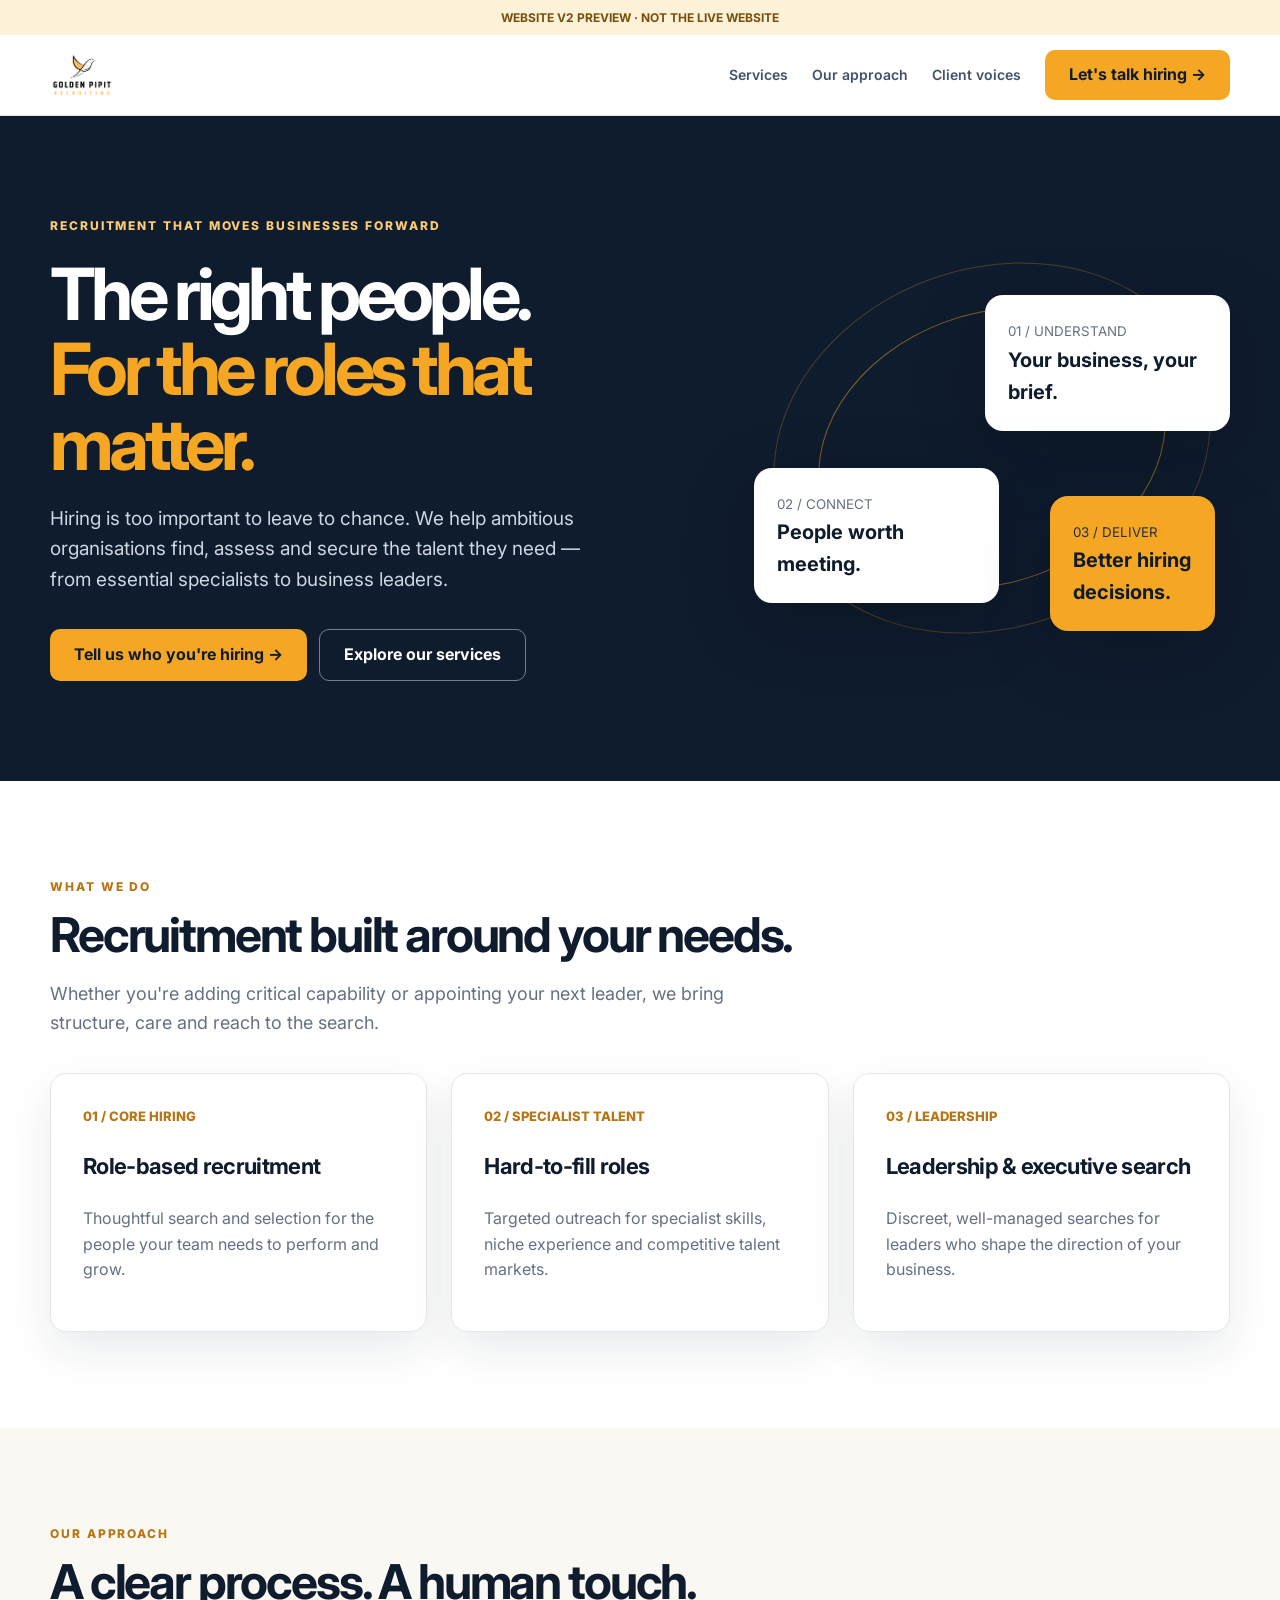
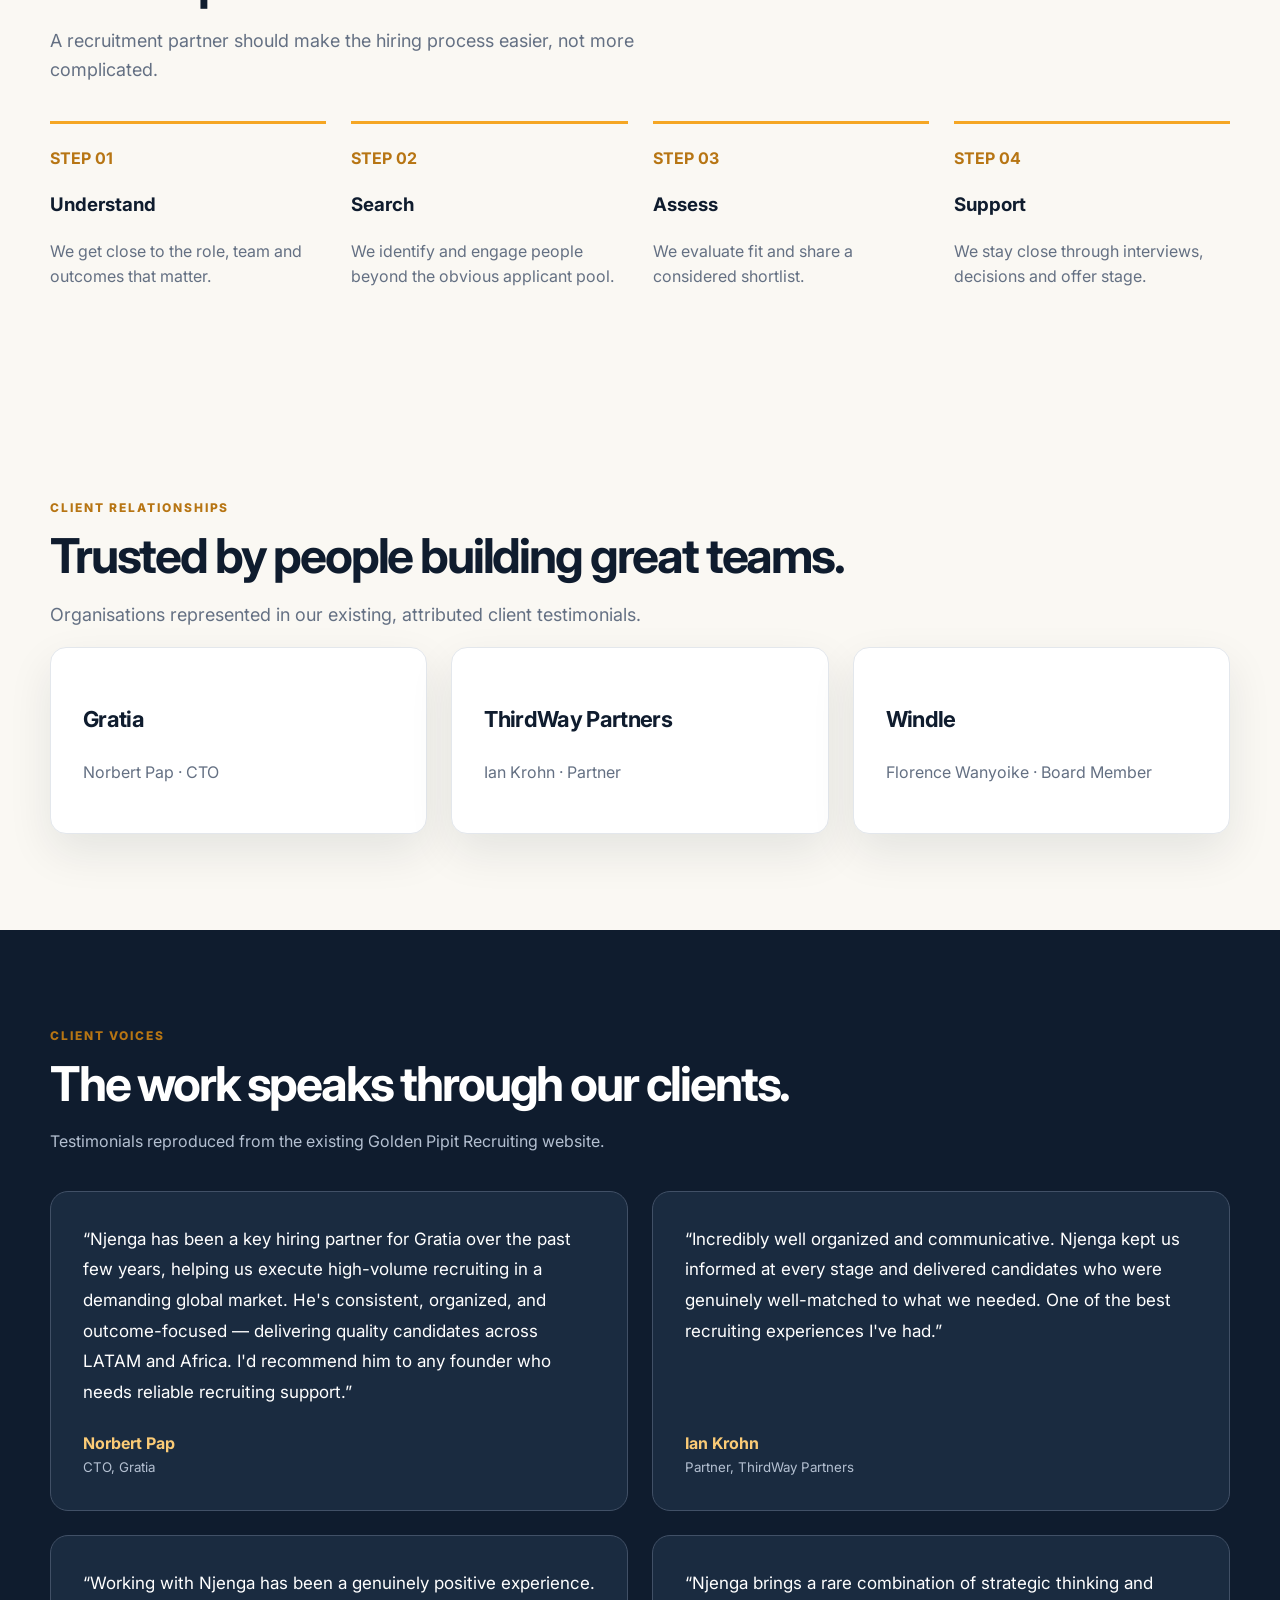
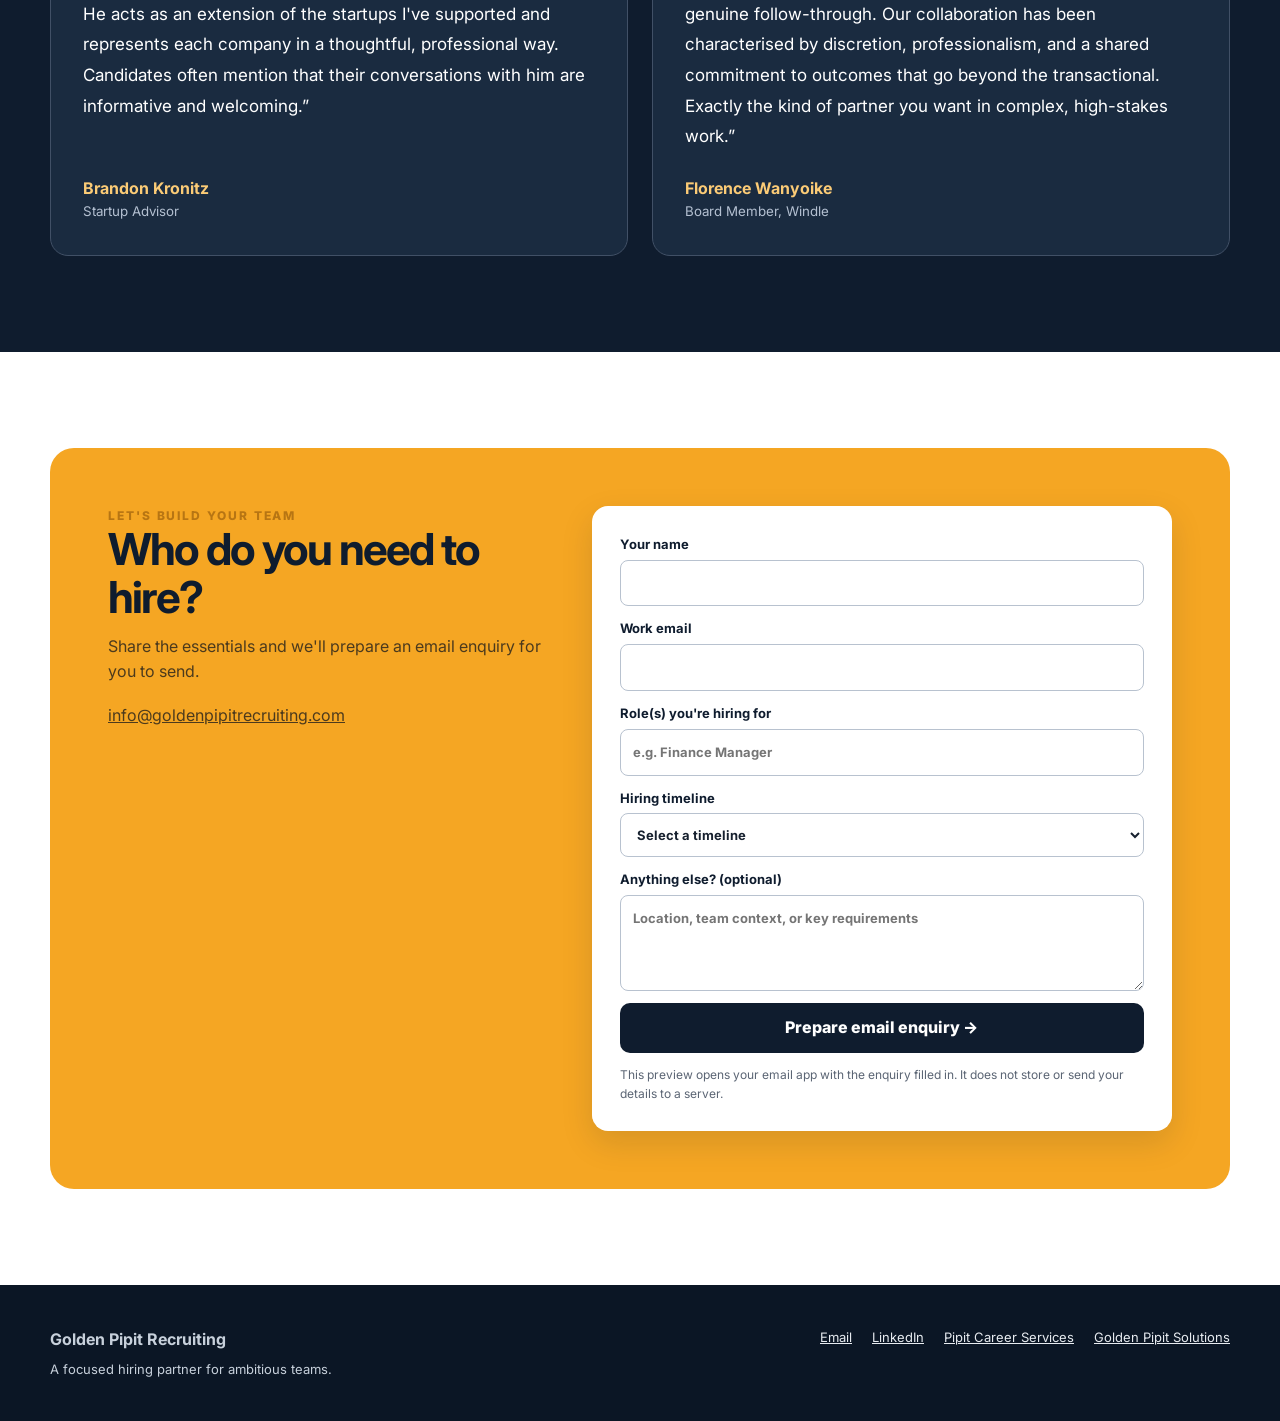
<file: v2/index.html>
<!doctype html>
<html lang="en"><head><meta charset="utf-8"><meta name="viewport" content="width=device-width,initial-scale=1"><meta name="description" content="Golden Pipit Recruiting helps employers find and hire the right people, from specialist roles to leadership positions."><title>Golden Pipit Recruiting | Hire with confidence</title><link rel="preconnect" href="https://fonts.googleapis.com"><link rel="preconnect" href="https://fonts.gstatic.com" crossorigin><link href="https://fonts.googleapis.com/css2?family=Inter:wght@400;500;600;700;800&display=swap" rel="stylesheet"><link rel="stylesheet" href="shared.css"><style>
.site-nav{background:#fff;border-bottom:1px solid var(--gp-border);position:sticky;top:0;z-index:10}.nav-row{min-height:80px;display:flex;align-items:center;justify-content:space-between;gap:20px}.wordmark{text-decoration:none;color:var(--gp-navy);font-size:20px;font-weight:800;letter-spacing:-.04em}.wordmark span{color:var(--gp-gold-dark)}.nav-links{display:flex;align-items:center;gap:24px}.nav-links>a:not(.gp-button){font-size:14px;font-weight:600;text-decoration:none;color:#425167}.hero{background:var(--gp-navy);color:#fff;overflow:hidden}.hero-layout{display:grid;grid-template-columns:1.15fr .85fr;align-items:center;gap:60px;min-height:620px;padding-block:100px}.hero .gp-eyebrow{color:#FBCB76}.hero h1{font-size:clamp(46px,5.7vw,78px);line-height:1.04;letter-spacing:-.065em;margin:22px 0}.hero h1 em{font-style:normal;color:var(--gp-gold)}.hero p{color:#CFD6E0;font-size:19px;max-width:560px}.hero-actions{display:flex;gap:12px;flex-wrap:wrap;margin-top:34px}.hero .gp-button--outline{background:transparent;color:#fff;border-color:#708092}.hero-art{position:relative;min-height:390px}.orbit{position:absolute;inset:15px;border:1px solid rgba(245,166,35,.25);border-radius:50%;transform:rotate(-20deg)}.orbit:nth-child(2){inset:60px;border-color:rgba(245,166,35,.5)}.hero-tile{position:absolute;background:#fff;border-radius:18px;padding:23px;color:var(--gp-navy);box-shadow:0 20px 70px rgba(0,0,0,.24);max-width:245px}.hero-tile strong{display:block;font-size:20px}.hero-tile small{color:#647083}.hero-tile.one{top:42px;right:0}.hero-tile.two{bottom:40px;left:0}.hero-tile.three{bottom:12px;right:15px;background:var(--gp-gold);max-width:165px}.hero-tile.three small{color:#273142}.section-intro{margin-bottom:36px}.service-number{font-weight:800;color:var(--gp-gold-dark);font-size:13px}.gp-card h3{font-size:22px;color:var(--gp-navy);letter-spacing:-.03em}.gp-card p{color:var(--gp-muted)}.process{display:grid;grid-template-columns:repeat(4,1fr);gap:25px}.process-item{border-top:3px solid var(--gp-gold);padding-top:22px}.process-item b{color:var(--gp-gold-dark)}.process-item h3{color:var(--gp-navy)}.process-item p{color:var(--gp-muted)}.quote-section{background:var(--gp-navy);color:#fff}.quote-section .gp-heading{color:#fff}.quote-grid{display:grid;grid-template-columns:1.2fr 1fr;gap:24px}.quote-card{border:1px solid #415066;border-radius:18px;padding:32px;background:#1A2B40}.quote-card blockquote{margin:0 0 24px;font-size:17px;line-height:1.8}.quote-card cite{font-style:normal;color:#FBCB76;font-weight:700}.quote-card small{display:block;color:#B4C0D1}.contact-panel{background:var(--gp-gold);border-radius:24px;padding:58px;display:flex;justify-content:space-between;align-items:center;gap:30px}.contact-panel h2{color:var(--gp-navy);font-size:clamp(28px,4vw,44px);line-height:1.1;letter-spacing:-.04em;margin:0 0 12px}.contact-panel p{margin:0;color:#4C3A1D}.contact-panel .gp-button{background:var(--gp-navy);color:#fff;white-space:nowrap}.site-footer{background:#0B1625;color:#C7D0DB;padding:42px 0}.footer-row{display:flex;justify-content:space-between;gap:20px;flex-wrap:wrap}.footer-row a{color:#E7EBF0}.footer-links{display:flex;gap:20px;flex-wrap:wrap;font-size:13px}.preview-label{background:#FDF2D7;color:#76500E;text-align:center;font-size:12px;font-weight:700;padding:8px}
@media(max-width:900px){.hero-layout{grid-template-columns:1fr;gap:15px;min-height:0;padding-block:75px}.hero-art{min-height:290px;max-width:500px;width:100%;margin:auto}.nav-links>a:not(.gp-button){display:none}.process{grid-template-columns:repeat(2,1fr)}.quote-grid{grid-template-columns:1fr}}@media(max-width:600px){.nav-row{min-height:70px}.wordmark{font-size:16px}.nav-links .gp-button{padding:9px 12px;font-size:12px;min-height:40px}.hero-art{display:none}.process{grid-template-columns:1fr}.contact-panel{padding:30px;display:block}.contact-panel .gp-button{margin-top:24px}.quote-card{padding:24px}}
.quote-grid{grid-template-columns:repeat(2,minmax(0,1fr))}.quote-card{display:flex;flex-direction:column}.quote-card cite{margin-top:auto}.contact-panel{align-items:flex-start}.enquiry-form{background:#fff;border-radius:16px;padding:28px;min-width:min(100%,420px);display:grid;gap:12px;box-shadow:0 12px 32px rgba(15,28,46,.13)}.enquiry-form label{font-size:13px;font-weight:700;color:var(--gp-navy)}.enquiry-form input,.enquiry-form select,.enquiry-form textarea{display:block;width:100%;margin-top:5px;padding:12px;border:1px solid #B8C2CF;border-radius:8px;font:inherit;color:var(--gp-ink);background:white}.enquiry-form textarea{min-height:96px;resize:vertical}.enquiry-form button{border:0;cursor:pointer;font:inherit;font-weight:800}.form-note{font-size:12px!important;color:#5B6574!important}@media(max-width:900px){.contact-panel{display:block}.enquiry-form{margin-top:30px;max-width:560px}}@media(max-width:600px){.quote-grid{grid-template-columns:1fr}.enquiry-form{padding:18px}}.menu-toggle{display:none;background:#fff;border:1px solid var(--gp-border);border-radius:var(--gp-radius-sm);padding:var(--space-2) var(--space-3);font:600 var(--text-sm) var(--font-sans);color:var(--color-primary);cursor:pointer}.nav-links{flex-wrap:wrap}.gp-card,.quote-card{min-width:0}.quote-card blockquote{overflow-wrap:break-word}.contact-panel .gp-button{white-space:normal;text-align:center}.gp-heading{font-size:clamp(var(--text-3xl),4vw,var(--text-5xl))}.hero h1{font-size:clamp(var(--text-4xl),5.7vw,4.5rem)}@media(max-width:900px){.nav-row{flex-wrap:wrap;padding-block:var(--space-3)}.menu-toggle{display:inline-flex}.nav-links{display:none;flex-basis:100%;width:100%;flex-direction:column;align-items:stretch;gap:var(--space-3);padding:var(--space-4) 0}.nav-links[data-open="true"]{display:flex}.nav-links>a:not(.gp-button){display:block}.nav-links .gp-button{align-self:flex-start}}@media(max-width:600px){.hero h1{font-size:var(--text-4xl)}.contact-panel{padding:var(--space-6)}.quote-card{padding:var(--space-6)}.gp-card{padding:var(--space-6)}}</style></head><body>
<div class="preview-label">WEBSITE V2 PREVIEW · NOT THE LIVE WEBSITE</div>
<header class="site-nav"><div class="gp-container nav-row"><a href="#" class="wordmark"><img src="../images/logo.png" alt="Golden Pipit Recruiting" style="display:block;width:auto;max-width:190px;height:48px;object-fit:contain"></a><button class="menu-toggle" type="button" aria-expanded="false" aria-controls="primary-navigation" aria-label="Toggle navigation">☰ Menu</button><nav id="primary-navigation" class="nav-links" aria-label="Main navigation"><a href="#services">Services</a><a href="#approach">Our approach</a><a href="#clients">Client voices</a><a href="#contact" class="gp-button gp-button--gold">Let's talk hiring →</a></nav></div></header>
<main><section class="hero"><div class="gp-container hero-layout"><div><div class="gp-eyebrow">Recruitment that moves businesses forward</div><h1>The right people.<br><em>For the roles that matter.</em></h1><p>Hiring is too important to leave to chance. We help ambitious organisations find, assess and secure the talent they need — from essential specialists to business leaders.</p><div class="hero-actions"><a class="gp-button gp-button--gold" href="#contact">Tell us who you're hiring →</a><a class="gp-button gp-button--outline" href="#services">Explore our services</a></div></div><div class="hero-art" aria-hidden="true"><div class="orbit"></div><div class="orbit"></div><div class="hero-tile one"><small>01 / UNDERSTAND</small><strong>Your business, your brief.</strong></div><div class="hero-tile two"><small>02 / CONNECT</small><strong>People worth meeting.</strong></div><div class="hero-tile three"><small>03 / DELIVER</small><strong>Better hiring decisions.</strong></div></div></div></section>
<section class="gp-section" id="services"><div class="gp-container"><div class="section-intro"><div class="gp-eyebrow">What we do</div><h2 class="gp-heading">Recruitment built around your needs.</h2><p class="gp-lead">Whether you're adding critical capability or appointing your next leader, we bring structure, care and reach to the search.</p></div><div class="gp-grid"><article class="gp-card"><div class="service-number">01 / CORE HIRING</div><h3>Role-based recruitment</h3><p>Thoughtful search and selection for the people your team needs to perform and grow.</p></article><article class="gp-card"><div class="service-number">02 / SPECIALIST TALENT</div><h3>Hard-to-fill roles</h3><p>Targeted outreach for specialist skills, niche experience and competitive talent markets.</p></article><article class="gp-card"><div class="service-number">03 / LEADERSHIP</div><h3>Leadership & executive search</h3><p>Discreet, well-managed searches for leaders who shape the direction of your business.</p></article></div></div></section>
<section class="gp-section gp-section--cream" id="approach"><div class="gp-container"><div class="section-intro"><div class="gp-eyebrow">Our approach</div><h2 class="gp-heading">A clear process. A human touch.</h2><p class="gp-lead">A recruitment partner should make the hiring process easier, not more complicated.</p></div><div class="process"><div class="process-item"><b>STEP 01</b><h3>Understand</h3><p>We get close to the role, team and outcomes that matter.</p></div><div class="process-item"><b>STEP 02</b><h3>Search</h3><p>We identify and engage people beyond the obvious applicant pool.</p></div><div class="process-item"><b>STEP 03</b><h3>Assess</h3><p>We evaluate fit and share a considered shortlist.</p></div><div class="process-item"><b>STEP 04</b><h3>Support</h3><p>We stay close through interviews, decisions and offer stage.</p></div></div></div></section>
<section class="gp-section gp-section--cream" id="client-companies"><div class="gp-container"><div class="gp-eyebrow">Client relationships</div><h2 class="gp-heading">Trusted by people building great teams.</h2><p class="gp-lead">Organisations represented in our existing, attributed client testimonials.</p><div class="gp-grid"><article class="gp-card"><h3>Gratia</h3><p>Norbert Pap · CTO</p></article><article class="gp-card"><h3>ThirdWay Partners</h3><p>Ian Krohn · Partner</p></article><article class="gp-card"><h3>Windle</h3><p>Florence Wanyoike · Board Member</p></article></div></div></section><section class="gp-section quote-section" id="clients"><div class="gp-container"><div class="section-intro"><div class="gp-eyebrow">Client voices</div><h2 class="gp-heading">The work speaks through our clients.</h2><p style="color:#B4C0D1">Testimonials reproduced from the existing Golden Pipit Recruiting website.</p></div><div class="quote-grid"><article class="quote-card"><blockquote>“Njenga has been a key hiring partner for Gratia over the past few years, helping us execute high-volume recruiting in a demanding global market. He's consistent, organized, and outcome-focused — delivering quality candidates across LATAM and Africa. I'd recommend him to any founder who needs reliable recruiting support.”</blockquote><cite>Norbert Pap</cite><small>CTO, Gratia</small></article><article class="quote-card"><blockquote>“Incredibly well organized and communicative. Njenga kept us informed at every stage and delivered candidates who were genuinely well-matched to what we needed. One of the best recruiting experiences I've had.”</blockquote><cite>Ian Krohn</cite><small>Partner, ThirdWay Partners</small></article><article class="quote-card"><blockquote>“Working with Njenga has been a genuinely positive experience. He acts as an extension of the startups I've supported and represents each company in a thoughtful, professional way. Candidates often mention that their conversations with him are informative and welcoming.”</blockquote><cite>Brandon Kronitz</cite><small>Startup Advisor</small></article><article class="quote-card"><blockquote>“Njenga brings a rare combination of strategic thinking and genuine follow-through. Our collaboration has been characterised by discretion, professionalism, and a shared commitment to outcomes that go beyond the transactional. Exactly the kind of partner you want in complex, high-stakes work.”</blockquote><cite>Florence Wanyoike</cite><small>Board Member, Windle</small></article></div></div></section>
<section class="gp-section" id="contact"><div class="gp-container"><div class="contact-panel"><div><div class="gp-eyebrow">Let's build your team</div><h2>Who do you need to hire?</h2><p>Share the essentials and we'll prepare an email enquiry for you to send.</p><p style="margin-top:18px"><a href="mailto:info@goldenpipitrecruiting.com">info@goldenpipitrecruiting.com</a></p></div><form id="enquiry" class="enquiry-form"><label>Your name<input name="name" autocomplete="name" required maxlength="100"></label><label>Work email<input name="email" type="email" autocomplete="email" required maxlength="150"></label><label>Role(s) you're hiring for<input name="role" required maxlength="200" placeholder="e.g. Finance Manager"></label><label>Hiring timeline<select name="timeline" required><option value="">Select a timeline</option><option>As soon as possible</option><option>Within 1–3 months</option><option>3+ months</option><option>Exploring options</option></select></label><label>Anything else? (optional)<textarea name="details" maxlength="1500" placeholder="Location, team context, or key requirements"></textarea></label><button class="gp-button gp-button--gold" type="submit">Prepare email enquiry →</button><p class="form-note">This preview opens your email app with the enquiry filled in. It does not store or send your details to a server.</p></form></div></div></section></main>
<footer class="site-footer"><div class="gp-container footer-row"><div><strong>Golden Pipit Recruiting</strong><div style="font-size:13px;margin-top:6px">A focused hiring partner for ambitious teams.</div></div><div class="footer-links"><a href="mailto:info@goldenpipitrecruiting.com">Email</a><a href="https://linkedin.com/company/golden-pipit-recruiting/">LinkedIn</a><a href="https://goldenpipitcareers.com/">Pipit Career Services</a><a href="https://goldenpipitsolutions.com/">Golden Pipit Solutions</a></div></div></footer>
<script>const menu=document.querySelector('.menu-toggle');const nav=document.getElementById('primary-navigation');menu.addEventListener('click',()=>{const open=menu.getAttribute('aria-expanded')!=='true';menu.setAttribute('aria-expanded',String(open));nav.dataset.open=String(open);});nav.querySelectorAll('a').forEach(a=>a.addEventListener('click',()=>{menu.setAttribute('aria-expanded','false');nav.dataset.open='false';}));document.getElementById('enquiry').addEventListener('submit',function(e){e.preventDefault();if(!this.reportValidity())return;const d=new FormData(this);const body=['Name: '+d.get('name'),'Email: '+d.get('email'),'Role(s): '+d.get('role'),'Timeline: '+d.get('timeline'),'Additional details: '+(d.get('details')||'Not provided')].join('\n');location.href='mailto:info@goldenpipitrecruiting.com?subject='+encodeURIComponent('Hiring enquiry - '+d.get('role'))+'&body='+encodeURIComponent(body);});</script></body></html>
</file>
<file: v2/shared.css>
/* Golden Pipit v2 shared design foundations — Tailwind-aligned tokens.
   Tailwind scale: 1=4px, 2=8px, 3=12px, 4=16px, 6=24px,
   8=32px, 10=40px, 12=48px, 16=64px, 20=80px, 24=96px.
   This is plain CSS mapped to Tailwind conventions, not Tailwind-generated CSS. */
:root{--color-primary:#0F1C2E;--color-primary-light:#192B40;--color-secondary:#F5A623;--color-secondary-hover:#FFBA48;--color-accent:#B77513;--color-surface:#FFFFFF;--color-surface-muted:#FAF8F3;--color-text:#17212F;--color-text-muted:#647083;--color-outline:#E3E7EC;--font-sans:Inter,ui-sans-serif,system-ui,-apple-system,BlinkMacSystemFont,"Segoe UI",sans-serif;--text-xs:.75rem;--text-sm:.875rem;--text-base:1rem;--text-lg:1.125rem;--text-xl:1.25rem;--text-2xl:1.5rem;--text-3xl:1.875rem;--text-4xl:2.25rem;--text-5xl:3rem;--text-6xl:3.75rem;--space-1:.25rem;--space-2:.5rem;--space-3:.75rem;--space-4:1rem;--space-5:1.25rem;--space-6:1.5rem;--space-8:2rem;--space-10:2.5rem;--space-12:3rem;--space-16:4rem;--space-20:5rem;--space-24:6rem;--gp-navy:#0F1C2E;--gp-navy-2:#192B40;--gp-gold:#F5A623;--gp-gold-dark:#B77513;--gp-cream:#FAF8F3;--gp-white:#FFFFFF;--gp-ink:#17212F;--gp-muted:#647083;--gp-border:#E3E7EC;--gp-radius-sm:8px;--gp-radius-md:16px;--gp-radius-lg:24px;--gp-container:1180px;--gp-shadow:0 18px 45px rgba(15,28,46,.09)}
*,*::before,*::after{box-sizing:border-box}
html{scroll-behavior:smooth}
body{margin:0;font-family:var(--font-sans);color:var(--gp-ink);background:var(--gp-white);line-height:1.6}
a{color:inherit}
a:focus-visible,button:focus-visible,input:focus-visible,textarea:focus-visible,select:focus-visible{outline:3px solid var(--gp-gold);outline-offset:3px}
.gp-container{width:min(var(--gp-container),calc(100% - var(--space-10)));margin-inline:auto}
.gp-button{display:inline-flex;align-items:center;justify-content:center;gap:var(--space-2);min-height:var(--space-12);padding:var(--space-3) var(--space-6);border-radius:10px;font-weight:700;text-decoration:none;transition:transform .2s,background .2s}
.gp-button:hover{transform:translateY(-2px)}
.gp-button--gold{background:var(--gp-gold);color:var(--gp-navy)}
.gp-button--gold:hover{background:#FFBA48}
.gp-button--outline{border:1px solid #8D9AAA;color:var(--gp-navy);background:#fff}
.gp-eyebrow{font-size:12px;letter-spacing:.16em;text-transform:uppercase;font-weight:800;color:var(--gp-gold-dark)}
.gp-grid{display:grid;grid-template-columns:repeat(3,minmax(0,1fr));gap:var(--space-6)}
.gp-card{background:#fff;border:1px solid var(--gp-border);border-radius:var(--gp-radius-md);padding:var(--space-8);box-shadow:var(--gp-shadow)}
.gp-section{padding:var(--space-24) 0}
.gp-section--cream{background:var(--gp-cream)}
.gp-heading{font-size:clamp(30px,4vw,48px);line-height:1.12;letter-spacing:-.045em;color:var(--gp-navy);margin:12px 0 18px}
.gp-lead{color:var(--gp-muted);font-size:var(--text-lg);max-width:680px}
@media(max-width:800px){.gp-grid{grid-template-columns:1fr}.gp-section{padding:var(--space-16) 0}.gp-container{width:min(var(--gp-container),calc(100% - var(--space-8)))}}
@media(prefers-reduced-motion:reduce){html{scroll-behavior:auto}.gp-button{transition:none}}
</file>
